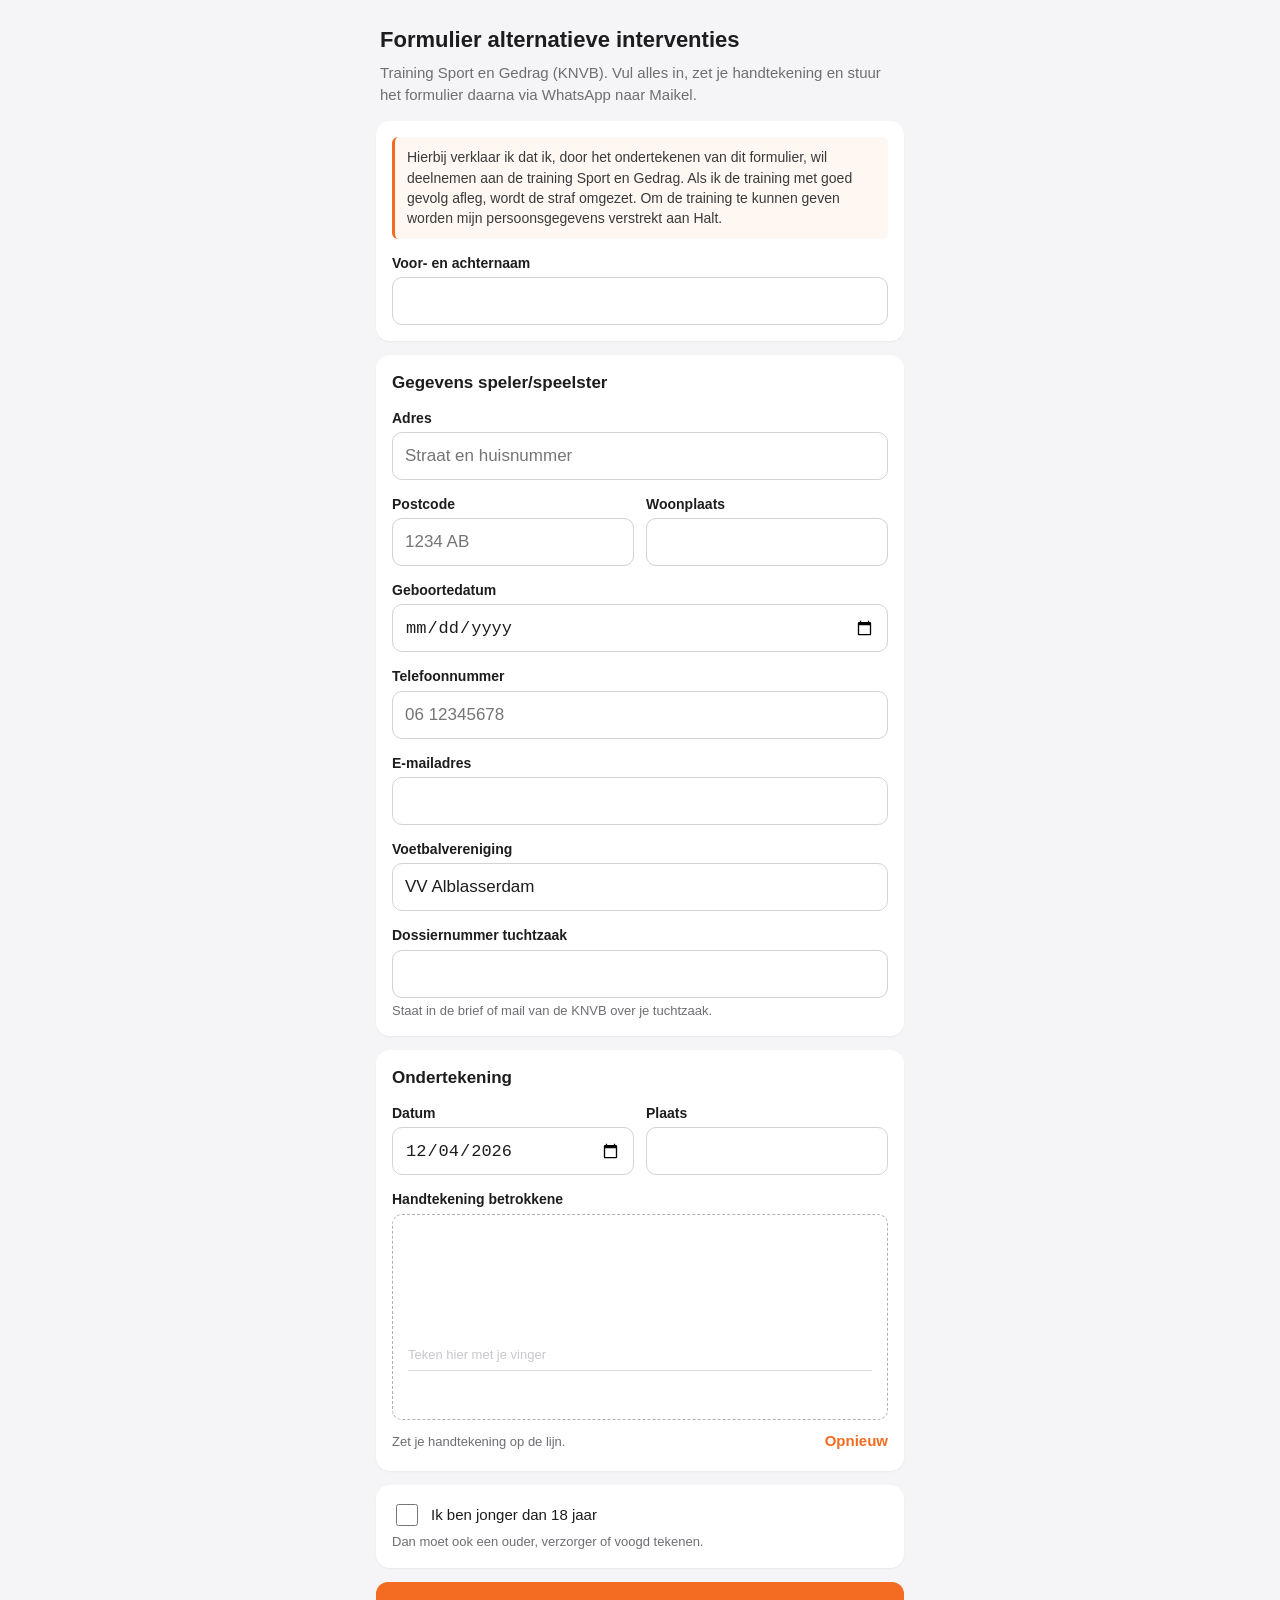
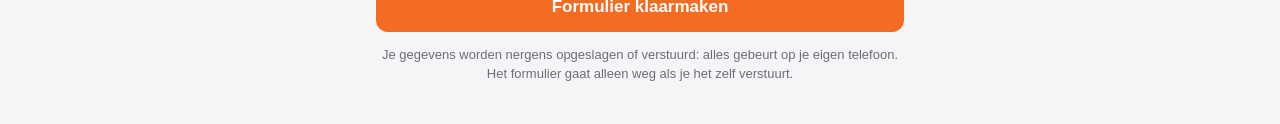
<file: knvb-formulier/index.html>
<!DOCTYPE html>
<html lang="nl">
<head>
<meta charset="utf-8">
<meta name="viewport" content="width=device-width, initial-scale=1, viewport-fit=cover">
<meta name="robots" content="noindex, nofollow">
<title>Formulier alternatieve interventies – invullen</title>
<meta property="og:title" content="Formulier alternatieve interventies">
<meta property="og:description" content="Invullen en ondertekenen op je telefoon">
<style>
  :root { --oranje:#f36c21; --tekst:#1d1d1f; --grijs:#6e6e73; --lijn:#d2d2d7; --bg:#f5f5f7; --fout:#c62828; }
  * { box-sizing:border-box; }
  html,body { margin:0; background:var(--bg); color:var(--tekst);
    font:16px/1.45 -apple-system, BlinkMacSystemFont, "Segoe UI", Helvetica, Arial, sans-serif; -webkit-text-size-adjust:100%; }
  main { max-width:560px; margin:0 auto; padding:calc(16px + env(safe-area-inset-top)) 16px calc(40px + env(safe-area-inset-bottom)); }
  header { padding:8px 4px 16px; }
  header h1 { font-size:22px; margin:0 0 6px; }
  header p { margin:0; color:var(--grijs); font-size:15px; }
  .kaart { background:#fff; border-radius:14px; padding:16px; margin:0 0 14px; box-shadow:0 1px 2px rgba(0,0,0,.05); }
  .kaart h2 { font-size:17px; margin:0 0 12px; }
  .verklaring { font-size:14px; color:#3a3a3c; background:#fff7f1; border-left:3px solid var(--oranje); padding:10px 12px; border-radius:6px; margin:0 0 14px; }
  label { display:block; font-size:14px; font-weight:600; margin:0 0 4px; }
  .veld { margin:0 0 14px; }
  .veld:last-child { margin-bottom:0; }
  input[type=text], input[type=email], input[type=tel], input[type=date] {
    width:100%; font-size:17px; padding:12px; border:1px solid var(--lijn); border-radius:10px; background:#fff; color:var(--tekst);
    -webkit-appearance:none; appearance:none; min-height:48px; }
  input:focus { outline:none; border-color:var(--oranje); box-shadow:0 0 0 3px rgba(243,108,33,.18); }
  .ongeldig input, .ongeldig .pad { border-color:var(--fout) !important; }
  .foutmelding { color:var(--fout); font-size:13px; margin-top:4px; display:none; }
  .ongeldig .foutmelding { display:block; }
  .twee { display:grid; grid-template-columns:1fr 1fr; gap:12px; }
  .hint { font-size:13px; color:var(--grijs); margin-top:4px; }
  .rollen { display:flex; gap:8px; }
  .rollen label { flex:1; margin:0; }
  .rollen input { position:absolute; opacity:0; pointer-events:none; }
  .rollen span { display:block; text-align:center; padding:11px 4px; border:1px solid var(--lijn); border-radius:10px; font-weight:500; font-size:15px; }
  .rollen input:checked + span { border-color:var(--oranje); background:#fff1e8; color:#b84c0e; font-weight:600; }
  .schakel { display:flex; align-items:center; gap:10px; font-weight:500; font-size:15px; }
  .schakel input { width:22px; height:22px; accent-color:var(--oranje); }
  .padwrap { position:relative; }
  .pad { display:block; width:100%; aspect-ratio:3/1.25; border:1px dashed #b0b0b5; border-radius:10px; background:#fff; touch-action:none; }
  .padlijn { position:absolute; left:16px; right:16px; bottom:24%; border-bottom:1px solid #d9d9de; pointer-events:none; }
  .padlabel { position:absolute; left:16px; bottom:calc(24% + 6px); color:#c7c7cc; font-size:13px; pointer-events:none; }
  .getekend .padlabel { display:none; }
  .padknoppen { display:flex; justify-content:space-between; align-items:center; margin-top:6px; }
  .link { background:none; border:0; color:var(--oranje); font-size:15px; font-weight:600; padding:6px 0; }
  .knop { display:block; width:100%; border:0; border-radius:12px; padding:15px; font-size:17px; font-weight:600; background:var(--oranje); color:#fff; }
  .knop.whatsapp { background:#25d366; color:#fff; }
  .stappen { margin:0 0 14px; padding-left:22px; font-size:15px; }
  .stappen li { margin:2px 0; }
  .knop.secundair { background:#fff; color:var(--oranje); border:1px solid var(--oranje); margin-top:10px; }
  .knop:disabled { opacity:.5; }
  #voogd[hidden] { display:none; }
  #resultaat[hidden] { display:none; }
  #voorbeeld { width:100%; border:1px solid var(--lijn); border-radius:8px; margin:0 0 12px; background:#fff; }
  .klein { font-size:13px; color:var(--grijs); text-align:center; margin:14px 4px 0; }
  .melding { font-size:14px; padding:10px 12px; border-radius:8px; background:#e8f5e9; color:#1b5e20; margin:10px 0 0; display:none; }
  .melding.fout { background:#fdecea; color:var(--fout); }
</style>
</head>
<body>
<main>
  <header>
    <h1>Formulier alternatieve interventies</h1>
    <p>Training Sport en Gedrag (KNVB). Vul alles in, zet je handtekening en stuur het formulier daarna via WhatsApp naar Maikel.</p>
  </header>

  <form id="formulier" novalidate>
    <div class="kaart">
      <p class="verklaring">Hierbij verklaar ik dat ik, door het ondertekenen van dit formulier, wil deelnemen aan de training Sport en Gedrag. Als ik de training met goed gevolg afleg, wordt de straf omgezet. Om de training te kunnen geven worden mijn persoonsgegevens verstrekt aan Halt.</p>
      <div class="veld"><label for="naam">Voor- en achternaam</label>
        <input id="naam" type="text" autocomplete="name" autocapitalize="words" required>
        <div class="foutmelding">Vul je voor- en achternaam in.</div></div>
    </div>

    <div class="kaart">
      <h2>Gegevens speler/speelster</h2>
      <div class="veld"><label for="adres">Adres</label>
        <input id="adres" type="text" autocomplete="street-address" placeholder="Straat en huisnummer" required>
        <div class="foutmelding">Vul je adres in.</div></div>
      <div class="twee">
        <div class="veld"><label for="postcode">Postcode</label>
          <input id="postcode" type="text" autocomplete="postal-code" autocapitalize="characters" placeholder="1234 AB" required>
          <div class="foutmelding">Verplicht.</div></div>
        <div class="veld"><label for="woonplaats">Woonplaats</label>
          <input id="woonplaats" type="text" autocomplete="address-level2" autocapitalize="words" required>
          <div class="foutmelding">Verplicht.</div></div>
      </div>
      <div class="veld"><label for="geboortedatum">Geboortedatum</label>
        <input id="geboortedatum" type="date" autocomplete="bday" required>
        <div class="foutmelding">Vul je geboortedatum in.</div></div>
      <div class="veld"><label for="telefoon">Telefoonnummer</label>
        <input id="telefoon" type="tel" autocomplete="tel" placeholder="06 12345678" required>
        <div class="foutmelding">Vul je telefoonnummer in.</div></div>
      <div class="veld"><label for="email">E-mailadres</label>
        <input id="email" type="email" autocomplete="email" autocapitalize="off" spellcheck="false" required>
        <div class="foutmelding">Vul een geldig e-mailadres in.</div></div>
      <div class="veld"><label for="vereniging">Voetbalvereniging</label>
        <input id="vereniging" type="text" value="VV Alblasserdam" required>
        <div class="foutmelding">Vul je vereniging in.</div></div>
      <div class="veld"><label for="dossier">Dossiernummer tuchtzaak</label>
        <input id="dossier" type="text" inputmode="text" autocapitalize="characters" required>
        <div class="foutmelding">Vul het dossiernummer in.</div>
        <div class="hint">Staat in de brief of mail van de KNVB over je tuchtzaak.</div></div>
    </div>

    <div class="kaart">
      <h2>Ondertekening</h2>
      <div class="twee">
        <div class="veld"><label for="datum">Datum</label>
          <input id="datum" type="date" required>
          <div class="foutmelding">Verplicht.</div></div>
        <div class="veld"><label for="plaats">Plaats</label>
          <input id="plaats" type="text" autocapitalize="words" required>
          <div class="foutmelding">Verplicht.</div></div>
      </div>
      <div class="veld" id="veld-sig1"><label>Handtekening betrokkene</label>
        <div class="padwrap"><canvas class="pad" id="sig1"></canvas><div class="padlijn"></div><div class="padlabel">Teken hier met je vinger</div></div>
        <div class="padknoppen"><span class="hint">Zet je handtekening op de lijn.</span><button type="button" class="link" data-wis="sig1">Opnieuw</button></div>
        <div class="foutmelding">Zet je handtekening.</div></div>
    </div>

    <div class="kaart">
      <label class="schakel"><input type="checkbox" id="minderjarig"> Ik ben jonger dan 18 jaar</label>
      <div class="hint" id="leeftijdhint">Dan moet ook een ouder, verzorger of voogd tekenen.</div>
      <div id="voogd" hidden>
        <div class="veld" style="margin-top:14px"><label for="voogdnaam">Voor- en achternaam wettelijk vertegenwoordiger</label>
          <input id="voogdnaam" type="text" autocapitalize="words">
          <div class="foutmelding">Vul de naam van je ouder/verzorger/voogd in.</div></div>
        <div class="veld" id="veld-rol"><label>Deze persoon is mijn</label>
          <div class="rollen">
            <label><input type="radio" name="rol" value="ouder"><span>Ouder</span></label>
            <label><input type="radio" name="rol" value="verzorger"><span>Verzorger</span></label>
            <label><input type="radio" name="rol" value="voogd"><span>Voogd</span></label>
          </div>
          <div class="foutmelding">Kies er één.</div></div>
        <div class="veld" id="veld-sig2"><label>Handtekening wettelijke vertegenwoordiger</label>
          <div class="padwrap"><canvas class="pad" id="sig2"></canvas><div class="padlijn"></div><div class="padlabel">Ouder/verzorger/voogd tekent hier</div></div>
          <div class="padknoppen"><span class="hint">Laat je ouder/verzorger/voogd hier tekenen.</span><button type="button" class="link" data-wis="sig2">Opnieuw</button></div>
          <div class="foutmelding">Handtekening van je ouder/verzorger/voogd ontbreekt.</div></div>
      </div>
    </div>

    <button type="submit" class="knop" id="maak">Formulier klaarmaken</button>
    <div class="melding fout" id="foutalgemeen">Niet alles is ingevuld. Kijk even naar de rode velden.</div>
  </form>

  <div class="kaart" id="resultaat" hidden style="margin-top:14px">
    <h2>Controleer je formulier</h2>
    <img id="voorbeeld" alt="Voorbeeld van het ingevulde formulier">
    <ol class="stappen">
      <li>Tik op de groene knop.</li>
      <li>Kies <b>WhatsApp</b> in het menu dat opent.</li>
      <li>Kies <b>Maikel van Amen</b> en tik op versturen.</li>
    </ol>
    <button type="button" class="knop whatsapp" id="deel">Stuur naar Maikel via WhatsApp</button>
    <button type="button" class="knop secundair" id="download">PDF opslaan</button>
    <button type="button" class="knop secundair" id="aanpassen">Iets aanpassen</button>
    <div class="melding" id="deelmelding"></div>
  </div>

  <p class="klein">Je gegevens worden nergens opgeslagen of verstuurd: alles gebeurt op je eigen telefoon. Het formulier gaat alleen weg als je het zelf verstuurt.</p>
</main>

<script>
(function(){
  "use strict";
  var BG = "[data-uri]";
  var $ = function(id){ return document.getElementById(id); };

  // ---------- Handtekeningpads ----------
  function Pad(canvas){
    var ctx = canvas.getContext("2d"), tekenen = false, leeg = true, vorige = null, strepen = [], huidig = null;
    function maat(){
      var r = canvas.getBoundingClientRect(), dpr = window.devicePixelRatio || 1;
      if (!r.width) return;
      canvas.width = Math.round(r.width * dpr); canvas.height = Math.round(r.height * dpr);
      ctx.setTransform(dpr,0,0,dpr,0,0); herteken();
    }
    function stijl(){ ctx.lineCap = "round"; ctx.lineJoin = "round"; ctx.strokeStyle = "#0b1f66"; ctx.lineWidth = 2.6; }
    function herteken(){
      ctx.clearRect(0,0,canvas.width,canvas.height); stijl();
      strepen.forEach(function(s){
        ctx.beginPath(); ctx.moveTo(s[0].x, s[0].y);
        if (s.length === 1) ctx.lineTo(s[0].x + 0.1, s[0].y + 0.1);
        for (var i=1;i<s.length;i++) ctx.lineTo(s[i].x, s[i].y);
        ctx.stroke();
      });
    }
    function punt(e){ var r = canvas.getBoundingClientRect(); return { x:e.clientX - r.left, y:e.clientY - r.top }; }
    canvas.addEventListener("pointerdown", function(e){
      e.preventDefault(); canvas.setPointerCapture && canvas.setPointerCapture(e.pointerId);
      tekenen = true; vorige = punt(e); huidig = [vorige]; strepen.push(huidig);
      stijl(); ctx.beginPath(); ctx.moveTo(vorige.x, vorige.y); ctx.lineTo(vorige.x+0.1, vorige.y+0.1); ctx.stroke();
      leeg = false; canvas.closest(".veld").classList.remove("ongeldig"); canvas.parentNode.classList.add("getekend");
    });
    canvas.addEventListener("pointermove", function(e){
      if (!tekenen) return; e.preventDefault();
      var lijst = e.getCoalescedEvents ? e.getCoalescedEvents() : [e];
      if (!lijst.length) lijst = [e];
      stijl(); ctx.beginPath(); ctx.moveTo(vorige.x, vorige.y);
      lijst.forEach(function(ev){ var p = punt(ev); ctx.lineTo(p.x, p.y); huidig.push(p); vorige = p; });
      ctx.stroke();
    });
    ["pointerup","pointercancel","pointerleave"].forEach(function(t){ canvas.addEventListener(t, function(){ tekenen = false; }); });
    canvas.addEventListener("touchstart", function(e){ e.preventDefault(); }, {passive:false});
    canvas.addEventListener("touchmove", function(e){ e.preventDefault(); }, {passive:false});
    window.addEventListener("resize", function(){
      // Schaal bestaande lijnen mee bij draaien van het scherm
      var oud = canvas.getBoundingClientRect().width, oudW = canvas._w || oud;
      if (oudW && oud && oud !== oudW) { var f = oud / oudW; strepen.forEach(function(s){ s.forEach(function(p){ p.x*=f; p.y*=f; }); }); }
      canvas._w = oud; maat();
    });
    this.maat = function(){ canvas._w = canvas.getBoundingClientRect().width; maat(); };
    this.wis = function(){ strepen = []; leeg = true; herteken(); canvas.parentNode.classList.remove("getekend"); };
    this.isLeeg = function(){ return leeg; };
    // Geeft een bijgesneden canvas met alleen de inkt terug
    this.inkt = function(){
      var w = canvas.width, h = canvas.height, d = ctx.getImageData(0,0,w,h).data;
      var x0=w, y0=h, x1=-1, y1=-1;
      for (var y=0;y<h;y++) for (var x=0;x<w;x++) if (d[(y*w+x)*4+3] > 20) { if(x<x0)x0=x; if(x>x1)x1=x; if(y<y0)y0=y; if(y>y1)y1=y; }
      if (x1 < 0) return null;
      var m = 4; x0=Math.max(0,x0-m); y0=Math.max(0,y0-m); x1=Math.min(w-1,x1+m); y1=Math.min(h-1,y1+m);
      var c = document.createElement("canvas"); c.width = x1-x0+1; c.height = y1-y0+1;
      c.getContext("2d").drawImage(canvas, x0, y0, c.width, c.height, 0, 0, c.width, c.height);
      return c;
    };
  }
  var pads = { sig1: new Pad($("sig1")), sig2: new Pad($("sig2")) };
  requestAnimationFrame(function(){ pads.sig1.maat(); });
  document.querySelectorAll("[data-wis]").forEach(function(b){ b.addEventListener("click", function(){ pads[b.dataset.wis].wis(); }); });

  // ---------- Minderjarig ----------
  function toonVoogd(aan){
    $("minderjarig").checked = aan; $("voogd").hidden = !aan;
    if (aan) requestAnimationFrame(function(){ pads.sig2.maat(); });
  }
  $("minderjarig").addEventListener("change", function(){ toonVoogd(this.checked); });
  function leeftijd(geb, op){
    var a = op.getFullYear() - geb.getFullYear();
    if (op.getMonth() < geb.getMonth() || (op.getMonth() === geb.getMonth() && op.getDate() < geb.getDate())) a--;
    return a;
  }
  function checkLeeftijd(){
    var g = $("geboortedatum").value; if (!g) return;
    var d = $("datum").value ? new Date($("datum").value) : new Date();
    var a = leeftijd(new Date(g), d);
    if (a >= 0 && a < 18) toonVoogd(true);
    else if (a >= 18) toonVoogd(false);
  }
  $("geboortedatum").addEventListener("change", checkLeeftijd);

  // Datum standaard vandaag
  (function(){ var n = new Date(), p = function(x){ return (x<10?"0":"")+x; };
    $("datum").value = n.getFullYear()+"-"+p(n.getMonth()+1)+"-"+p(n.getDate()); })();
  $("woonplaats").addEventListener("change", function(){ if (!$("plaats").value) $("plaats").value = this.value; });

  // ---------- Validatie ----------
  var verplicht = ["naam","adres","postcode","woonplaats","geboortedatum","telefoon","email","vereniging","dossier","datum","plaats"];
  document.querySelectorAll("input").forEach(function(i){ i.addEventListener("input", function(){ var v = i.closest(".veld"); if (v) v.classList.remove("ongeldig"); }); });
  function valideer(){
    var eerste = null, ok = true;
    function fout(el){ ok = false; var v = el.closest(".veld"); v.classList.add("ongeldig"); if (!eerste) eerste = v; }
    verplicht.forEach(function(id){ var el = $(id); if (!el.value.trim()) fout(el); });
    if ($("email").value.trim() && !/^[^\s@]+@[^\s@]+\.[^\s@]+$/.test($("email").value.trim())) fout($("email"));
    if (pads.sig1.isLeeg()) fout($("sig1"));
    if ($("minderjarig").checked) {
      if (!$("voogdnaam").value.trim()) fout($("voogdnaam"));
      if (!document.querySelector("input[name=rol]:checked")) fout($("veld-rol").querySelector("input"));
      if (pads.sig2.isLeeg()) fout($("sig2"));
    }
    document.querySelectorAll("input[name=rol]").forEach(function(r){ r.addEventListener("change", function(){ $("veld-rol").classList.remove("ongeldig"); }); });
    $("foutalgemeen").style.display = ok ? "none" : "block";
    if (eerste) eerste.scrollIntoView({behavior:"smooth", block:"center"});
    return ok;
  }

  // ---------- Formulier tekenen ----------
  var W = 1241, H = 1754, INKT = "#0b1f66";
  function nlDatum(v){ if (!v) return ""; var p = v.split("-"); return p[2]+"-"+p[1]+"-"+p[0]; }
  function laadAfb(src){ return new Promise(function(res, rej){ var i = new Image(); i.onload = function(){ res(i); }; i.onerror = rej; i.src = src; }); }
  function schrijf(ctx, tekst, x, basis, maxB, grootte){
    grootte = grootte || 24;
    ctx.font = grootte + "px Helvetica, Arial, sans-serif";
    while (ctx.measureText(tekst).width > maxB && grootte > 12) { grootte--; ctx.font = grootte + "px Helvetica, Arial, sans-serif"; }
    // wit vlak achter de tekst zodat de stippellijn niet door de letters loopt
    var b = ctx.measureText(tekst).width;
    ctx.fillStyle = "#fff"; ctx.fillRect(x - 9, basis - grootte, b + 12, grootte + 5);
    ctx.fillStyle = INKT; ctx.fillText(tekst, x, basis);
  }
  function plaatsHandtekening(ctx, inkt, x, yBoven, yOnder, maxB){
    if (!inkt) return;
    var maxH = yOnder - yBoven, s = Math.min(maxB / inkt.width, maxH / inkt.height);
    var w = inkt.width * s, h = inkt.height * s;
    ctx.drawImage(inkt, x, yOnder - h, w, h);
  }
  function tekenFormulier(){
    return laadAfb(BG).then(function(bg){
      var c = document.createElement("canvas"); c.width = W; c.height = H;
      var ctx = c.getContext("2d");
      ctx.fillStyle = "#fff"; ctx.fillRect(0,0,W,H); ctx.drawImage(bg, 0, 0, W, H);
      ctx.textBaseline = "alphabetic";
      var v = function(id){ return $(id).value.trim(); };
      schrijf(ctx, v("naam"), 324, 574, 536);
      schrijf(ctx, v("adres"), 450, 786, 585);
      schrijf(ctx, v("postcode").toUpperCase() + "  " + v("woonplaats"), 450, 844, 588);
      schrijf(ctx, nlDatum(v("geboortedatum")), 450, 902, 588);
      schrijf(ctx, v("telefoon"), 450, 963, 588);
      schrijf(ctx, v("email"), 450, 1021, 588);
      schrijf(ctx, v("vereniging"), 450, 1080, 588);
      schrijf(ctx, v("dossier"), 482, 1138, 556);
      schrijf(ctx, nlDatum(v("datum")), 226, 1217, 380);
      schrijf(ctx, v("plaats"), 222, 1265, 420);
      plaatsHandtekening(ctx, pads.sig1.inkt(), 152, 1466, 1550, 470);
      if ($("minderjarig").checked) {
        schrijf(ctx, v("voogdnaam"), 670, 1385, 400);
        var rol = (document.querySelector("input[name=rol]:checked") || {}).value;
        // Doorhalen wat niet van toepassing is
        var woorden = { ouder:[664,724], verzorger:[729,818], voogd:[824,881] };
        ctx.strokeStyle = INKT; ctx.lineWidth = 2.5;
        Object.keys(woorden).forEach(function(k){
          if (k === rol) return;
          ctx.beginPath(); ctx.moveTo(woorden[k][0], 1476); ctx.lineTo(woorden[k][1], 1476); ctx.stroke();
        });
        plaatsHandtekening(ctx, pads.sig2.inkt(), 672, 1489, 1550, 400);
      }
      return c;
    });
  }

  // ---------- Minimale PDF (A4) met de ingevulde pagina als JPEG ----------
  function maakPdf(canvas){
    var jpg = atob(canvas.toDataURL("image/jpeg", 0.9).split(",")[1]);
    var delen = [], offsets = [], lengte = 0;
    function voeg(s){ delen.push(s); lengte += s.length; }
    var inhoud = "q 595.28 0 0 841.89 0 0 cm /Im0 Do Q";
    voeg("%PDF-1.4\n%\xE2\xE3\xCF\xD3\n");
    var objs = [
      "<< /Type /Catalog /Pages 2 0 R >>",
      "<< /Type /Pages /Kids [3 0 R] /Count 1 >>",
      "<< /Type /Page /Parent 2 0 R /MediaBox [0 0 595.28 841.89] /Resources << /XObject << /Im0 4 0 R >> >> /Contents 5 0 R >>",
      null,
      "<< /Length " + inhoud.length + " >>\nstream\n" + inhoud + "\nendstream",
      "<< /Title (Formulier alternatieve interventies) /Producer (Invulformulier) >>"
    ];
    for (var i=0;i<objs.length;i++){
      offsets.push(lengte);
      voeg((i+1) + " 0 obj\n");
      if (i === 3) voeg("<< /Type /XObject /Subtype /Image /Width " + canvas.width + " /Height " + canvas.height +
        " /ColorSpace /DeviceRGB /BitsPerComponent 8 /Filter /DCTDecode /Length " + jpg.length + " >>\nstream\n" + jpg + "\nendstream");
      else voeg(objs[i]);
      voeg("\nendobj\n");
    }
    var xref = lengte;
    var x = "xref\n0 " + (objs.length+1) + "\n0000000000 65535 f \n";
    offsets.forEach(function(o){ x += ("0000000000" + o).slice(-10) + " 00000 n \n"; });
    voeg(x + "trailer\n<< /Size " + (objs.length+1) + " /Root 1 0 R /Info 6 0 R >>\nstartxref\n" + xref + "\n%%EOF\n");
    var alles = delen.join(""), bytes = new Uint8Array(alles.length);
    for (var j=0;j<alles.length;j++) bytes[j] = alles.charCodeAt(j) & 0xff;
    return new Blob([bytes], {type:"application/pdf"});
  }

  // ---------- Klaarmaken / delen ----------
  var pdfBlob = null, bestandsnaam = "";
  function melding(t, isFout){ var m = $("deelmelding"); m.textContent = t; m.className = "melding" + (isFout ? " fout" : ""); m.style.display = t ? "block" : "none"; }
  $("formulier").addEventListener("submit", function(e){
    e.preventDefault();
    if (!valideer()) return;
    var knop = $("maak"); knop.disabled = true; knop.textContent = "Bezig…";
    tekenFormulier().then(function(c){
      $("voorbeeld").src = c.toDataURL("image/jpeg", 0.85);
      pdfBlob = maakPdf(c);
      var naam = $("naam").value.trim().replace(/[^\p{L}\p{N}]+/gu, "-").replace(/^-|-$/g, "");
      bestandsnaam = "Formulier-alternatieve-interventies-" + (naam || "ingevuld") + ".pdf";
      $("formulier").hidden = true; $("resultaat").hidden = false; melding("");
      window.scrollTo({top:0, behavior:"smooth"});
    }).catch(function(){ alert("Er ging iets mis bij het maken van het formulier. Probeer het opnieuw."); })
      .then(function(){ knop.disabled = false; knop.textContent = "Formulier klaarmaken"; });
  });
  $("aanpassen").addEventListener("click", function(){
    $("resultaat").hidden = true; $("formulier").hidden = false;
    requestAnimationFrame(function(){ pads.sig1.maat(); if ($("minderjarig").checked) pads.sig2.maat(); });
  });
  function download(){
    var url = URL.createObjectURL(pdfBlob), a = document.createElement("a");
    a.href = url; a.download = bestandsnaam; document.body.appendChild(a); a.click(); a.remove();
    setTimeout(function(){ URL.revokeObjectURL(url); }, 60000);
  }
  $("deel").addEventListener("click", function(){
    if (!pdfBlob) return;
    var bestand = new File([pdfBlob], bestandsnaam, {type:"application/pdf"});
    if (navigator.canShare && navigator.canShare({files:[bestand]})) {
      navigator.share({ files:[bestand] })
        .then(function(){ melding("Kijk even in WhatsApp of het formulier echt bij Maikel staat. Dan ben je klaar."); })
        .catch(function(err){ if (err && err.name !== "AbortError") { melding("Delen lukte niet. De PDF wordt nu geopend: tik daar op het deelicoon en kies WhatsApp, Maikel van Amen.", true); download(); } });
    } else {
      melding("Je browser kan niet direct delen. De PDF wordt geopend of opgeslagen: stuur hem daarna via WhatsApp naar Maikel van Amen.", true);
      download();
    }
  });
  $("download").addEventListener("click", function(){ if (pdfBlob) download(); });
})();
</script>
</body>
</html>
</file>
